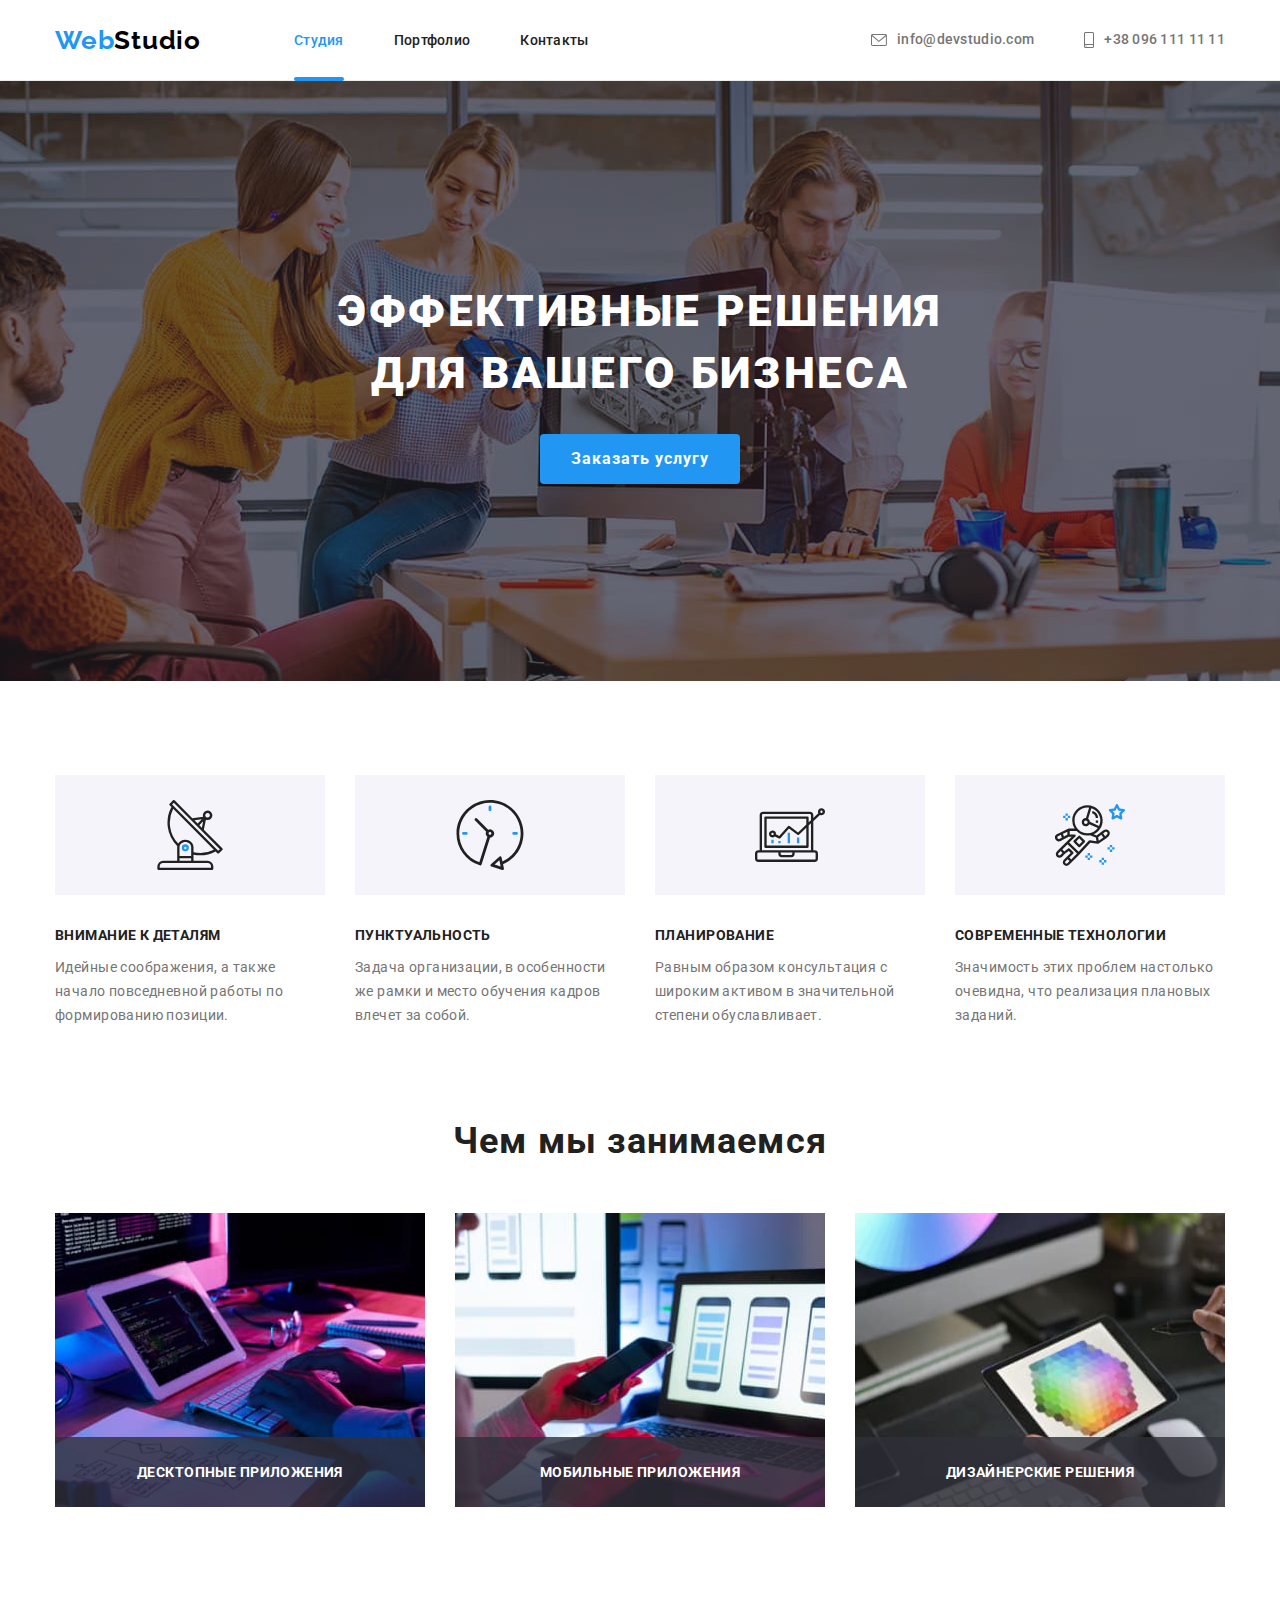
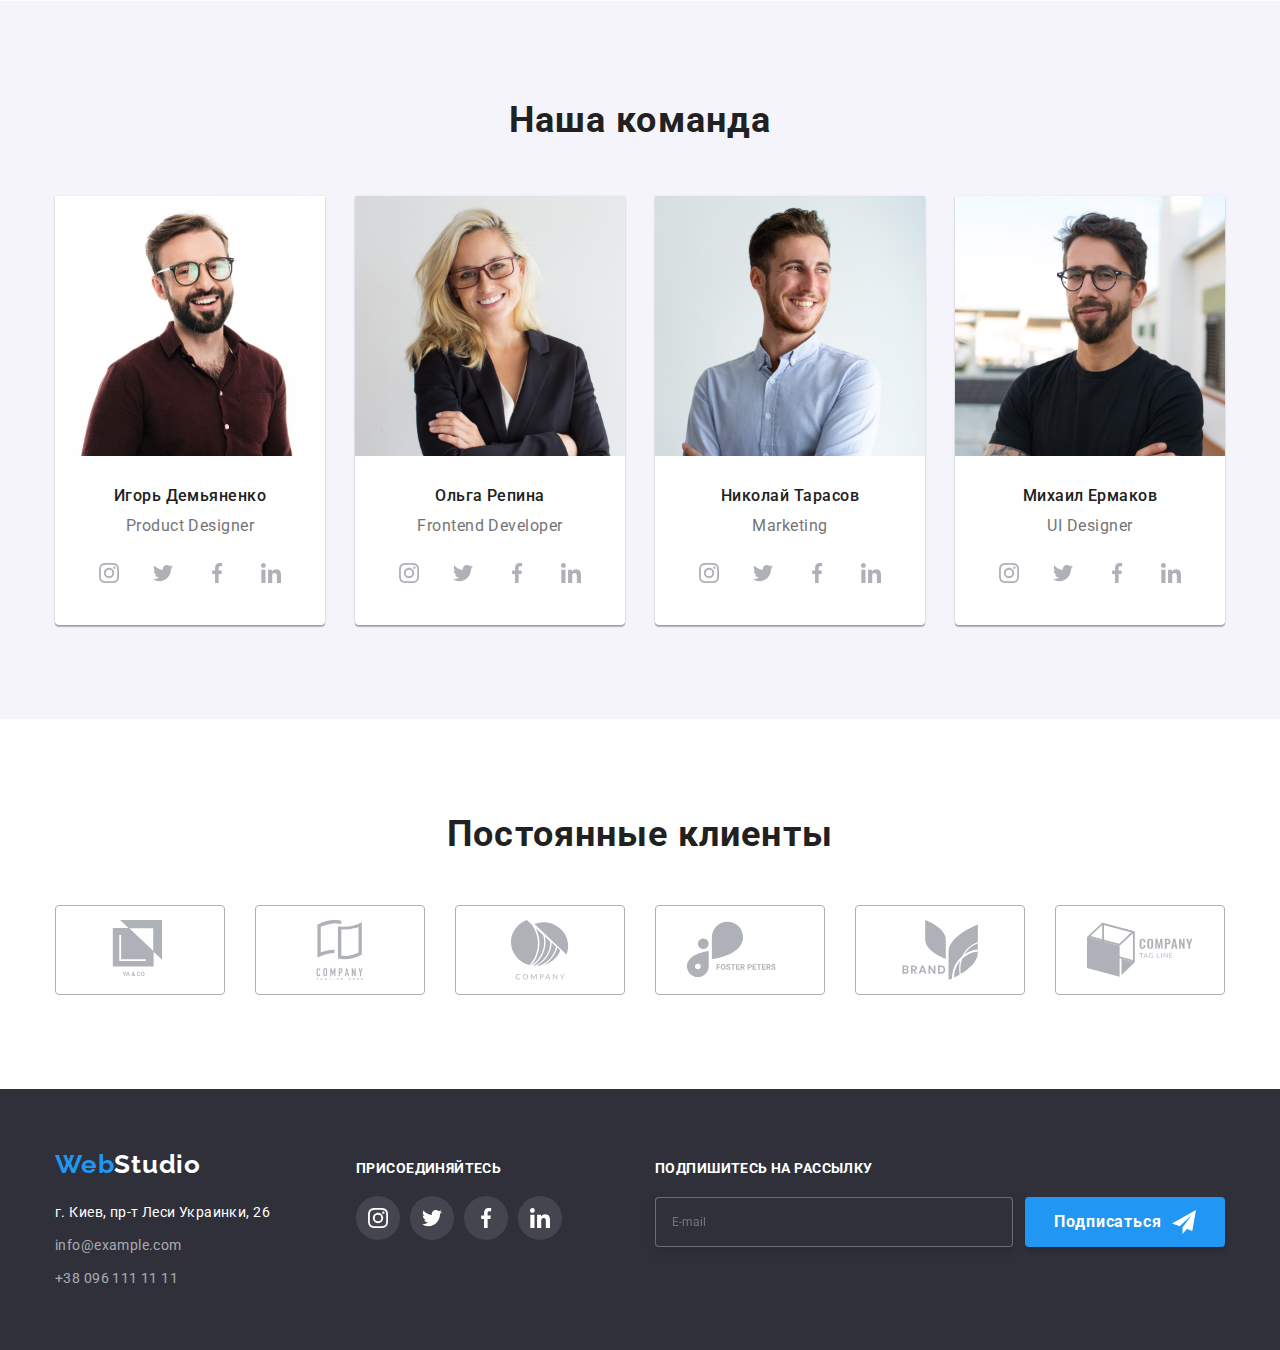
<file: index.html>
<!DOCTYPE html>
<html lang="en">
<head>
    <meta charset="UTF-8">
    <meta http-equiv="X-UA-Compatible" content="IE=edge">
    <meta name="viewport" content="width=device-width, initial-scale=1.0">
    <link rel="preconnect" href="https://fonts.googleapis.com">
<link rel="preconnect" href="https://fonts.gstatic.com" crossorigin>
<link href="https://fonts.googleapis.com/css2?family=Raleway:wght@700&family=Roboto:wght@400;500;700;900&display=swap" rel="stylesheet">
<link rel="stylesheet" href="https://cdnjs.cloudflare.com/ajax/libs/modern-normalize/1.1.0/modern-normalize.min.css">
<link rel="stylesheet" href="./css/style.css">    
    <title>Студия</title>
</head>
    <body>
    <header class="header">
        <div class="container">
        <nav class="sait-item">
            <a href="" class="logo-up link">Web<span class="logo-dark">Studio</span></a>
        <ul class="sait-nav list">
            <li class="item"><a href="./index.html" class="link current">Студия</a></li>
            <li class="item"><a href="./portfolio.html" class="link">Портфолио</a></li>
            <li class="item"><a href="" class="link">Контакты</a></li>
        </ul>
        </nav>
            <ul class="address-up-nav sait-item">    
                <li class="item-address email">
                    <a href="mailto:info@devstudio.com" class="address-up-address link">                
                        <svg class="address-icon" width="16" height="12">
                        <use href="./images/sprite/sprite.svg#icon-envelope"></use>
                        </svg>
                        info@devstudio.com
                    </a>
                </li>
                <li class="item-address tel">
                    <a href="tel:+380961111111" class="address-up-address link">
                        <svg class="address-icon" width="10" height="16">
                        <use href="./images/sprite/sprite.svg#icon-smartphone"></use>
                        </svg>
                        +38 096 111 11 11
                    </a>
                </li>
            </ul>
            </div>
    </header>
    <main>
        <section class="hero">
            <div class="container">
            <h1 class="hero-title">
                ЭФФЕКТИВНЫЕ РЕШЕНИЯ
                <br>
                ДЛЯ ВАШЕГО БИЗНЕСА
            </h1>
        <button class="button-primary-first btn-size" type="button" data-modal-open>Заказать услугу</button>
        </div>
        </section>
        <section class="section">
            <div class="container">
        <h2 class="special-header">Особенности</h2>
            <ul class="special-all">
            <li class="special-item list">
                <div class="special-list-icon">
                    <svg class="special-icon" width="70" height="70">
                    <use href="./images/sprite/sprite.svg#icon-antenna-1"></use>
                    </svg>
                </div>
                <h3 class="special-title">Внимание к деталям</h3>
                <p class="special-text">Идейные соображения, а также начало повседневной работы по формированию позиции.</p>
            </li>
            <li class="special-item list">
                <div class="special-list-icon">
                    <svg class="special-icon" width="70" height="70">
                    <use href="./images/sprite/sprite.svg#icon-clock-1"></use>
                    </svg>
                </div>
                <h3 class="special-title">Пунктуальность</h3>
                <p class="special-text">Задача организации, в особенности же рамки и место обучения кадров влечет за собой.</p>
            </li>
            <li class="special-item list">
                <div class="special-list-icon">
                    <svg class="special-icon" width="70" height="70">
                    <use href="./images/sprite/sprite.svg#icon-diagram-1"></use>
                    </svg>
                </div>
                <h3 class="special-title">Планирование</h3>
                <p class="special-text">Равным образом консультация с широким активом в значительной степени обуславливает.</p>
            </li>        
            <li class="special-item list">
                <div class="special-list-icon">
                    <svg class="special-icon" width="70" height="70">
                    <use href="./images/sprite/sprite.svg#icon-astronaut-1"></use>
                    </svg>
                </div>
                <h3 class="special-title">Современные технологии</h3>
                <p class="special-text">Значимость этих проблем настолько очевидна, что реализация плановых заданий.</p>
            </li>  
            </ul>
            </div>
        </section>
        <section class="section study">
            <div class="container">
        <h2 class="study-header">Чем мы занимаемся</h2>
        <ul class="study-section list">
            <li class="foto-study">
                <img src="./images/main/img.jpg" alt="печатет на клавиатуре" width="370" height="294">
                <a class="image-item-title">Десктопные приложения</a>
            </li>

            <li class="foto-study">
                <img src="./images/main/img1.jpg" alt="смотрит в монитор, держа телефон" width="370" height="294">
                <a class="image-item-title">Мобильные приложения</a>
            </li>

            <li class="foto-study">
                <img src="./images/main/img2.jpg" alt="показывает фигуру на планшете" width="370" height="294">
                <a class="image-item-title">Дизайнерские решения</a>
            </li>
        </ul>
            </div>
        </section>
        <section class="section team">
            <div class="container">
        <h2 class="team-header">Наша команда</h2>
            <ul class="team-section list">
            <li class="team-chapter">
                <img src="./images/main/img00.jpg" alt="Игорь Демьяненко" width="270" height="260">
                <div class="team-cards"><h3 class="team-title">Игорь Демьяненко</h3>
                <p class="team-text">Product Designer</p>
                <ul class="team-soc">
                    <li class="team-soc-item"> 
                        <a href="" class="team-soc-link">                
                            <svg class="team-icon" width="20" height="20">
                            <use href=" ./images/sprite/sprite.svg#icon-instagram-2"></use>
                            </svg>
                        </a>
                    </li>

                    <li class="team-soc-item"> 
                        <a href="" class="team-soc-link">                
                            <svg class="team-icon" width="20" height="20">
                            <use href=" ./images/sprite/sprite.svg#icon-twitter-1"></use>
                            </svg>
                        </a>
                    </li>

                    <li class="team-soc-item"> 
                        <a href="" class="team-soc-link">                
                            <svg class="team-icon" width="20" height="20">
                            <use href=" ./images/sprite/sprite.svg#icon-facebook-1"></use>
                            </svg>
                        </a>
                    </li>

                    <li class="team-soc-item"> 
                        <a href="" class="team-soc-link">                
                            <svg class="team-icon" width="20" height="20">
                            <use href=" ./images/sprite/sprite.svg#icon-linkedin-1"></use>
                            </svg>
                        </a>
                    </li>
                </ul>
            </div>
            </li>
            <li class="team-chapter">
                <img src="./images/main/img11.jpg" alt="Ольга Репина" width="270" height="260">
                <div class="team-cards"><h3 class="team-title">Ольга Репина</h3>
                <p class="team-text">Frontend Developer</p>
                <ul class="team-soc">
                    <li class="team-soc-item"> 
                        <a href="" class="team-soc-link">                
                            <svg class="team-icon" width="20" height="20">
                            <use href=" ./images/sprite/sprite.svg#icon-instagram-2"></use>
                            </svg>
                        </a>
                    </li>

                    <li class="team-soc-item"> 
                        <a href="" class="team-soc-link">                
                            <svg class="team-icon" width="20" height="20">
                            <use href=" ./images/sprite/sprite.svg#icon-twitter-1"></use>
                            </svg>
                        </a>
                    </li>

                    <li class="team-soc-item"> 
                        <a href="" class="team-soc-link">                
                            <svg class="team-icon" width="20" height="20">
                            <use href=" ./images/sprite/sprite.svg#icon-facebook-1"></use>
                            </svg>
                        </a>
                    </li>

                    <li class="team-soc-item"> 
                        <a href="" class="team-soc-link">                
                            <svg class="team-icon" width="20" height="20">
                            <use href=" ./images/sprite/sprite.svg#icon-linkedin-1"></use>
                            </svg>
                        </a>
                    </li>
                </ul>
            </div>
            </li>
            <li class="team-chapter">
                <img src="./images/main/img22.jpg" alt="Николай Тарасов" width="270" height="260">
                <div class="team-cards"><h3 class="team-title">Николай Тарасов</h3>
                <p class="team-text">Marketing</p>
                <ul class="team-soc">
                    <li class="team-soc-item"> 
                        <a href="" class="team-soc-link">                
                            <svg class="team-icon" width="20" height="20">
                            <use href=" ./images/sprite/sprite.svg#icon-instagram-2"></use>
                            </svg>
                        </a>
                    </li>

                    <li class="team-soc-item"> 
                        <a href="" class="team-soc-link">                
                            <svg class="team-icon" width="20" height="20">
                            <use href=" ./images/sprite/sprite.svg#icon-twitter-1"></use>
                            </svg>
                        </a>
                    </li>

                    <li class="team-soc-item"> 
                        <a href="" class="team-soc-link">                
                            <svg class="team-icon" width="20" height="20">
                            <use href=" ./images/sprite/sprite.svg#icon-facebook-1"></use>
                            </svg>
                        </a>
                    </li>

                    <li class="team-soc-item"> 
                        <a href="" class="team-soc-link">                
                            <svg class="team-icon" width="20" height="20">
                            <use href=" ./images/sprite/sprite.svg#icon-linkedin-1"></use>
                            </svg>
                        </a>
                    </li>
                </ul>
            </div>
            </li>
            <li class="team-chapter">
                <img src="./images/main/img33.jpg" alt="Михаил Ермаков" width="270" height="260">
                <div class="team-cards"><h3 class="team-title">Михаил Ермаков</h3>
                <p class="team-text">UI Designer</p>
                <ul class="team-soc">
                    <li class="team-soc-item"> 
                        <a href="" class="team-soc-link">                
                            <svg class="team-icon" width="20" height="20">
                            <use href=" ./images/sprite/sprite.svg#icon-instagram-2"></use>
                            </svg>
                        </a>
                    </li>

                    <li class="team-soc-item"> 
                        <a href="" class="team-soc-link">                
                            <svg class="team-icon" width="20" height="20">
                            <use href=" ./images/sprite/sprite.svg#icon-twitter-1"></use>
                            </svg>
                        </a>
                    </li>

                    <li class="team-soc-item"> 
                        <a href="" class="team-soc-link">                
                            <svg class="team-icon" width="20" height="20">
                            <use href=" ./images/sprite/sprite.svg#icon-facebook-1"></use>
                            </svg>
                        </a>
                    </li>

                    <li class="team-soc-item"> 
                        <a href="" class="team-soc-link">                
                            <svg class="team-icon" width="20" height="20">
                            <use href=" ./images/sprite/sprite.svg#icon-linkedin-1"></use>
                            </svg>
                        </a>
                    </li>
                </ul>
            </div>
            </li>
            </ul>
        </div>
        </section>
        <section class="section client">
        <div class="container">
            <h2 class="client-header">Постоянные клиенты</h2>
            <ul class="clients-list">
            <li class="client">
            <a class="client-link" href="">
                <svg class="client-icon" width="106" height="60">
                <use href=" ./images/sprite/sprite.svg#icon-logo-1"></use>
                </svg>
            </a>
            </li>

            <li class="client">
            <a class="client-link" href="">
                <svg class="client-icon" width="106" height="60">
                <use href=" ./images/sprite/sprite.svg#icon-logo-2"></use>
                </svg>
            </a>
            </li>

            <li class="client">
            <a class="client-link" href="">
                <svg class="client-icon" width="106" height="60">
                <use href=" ./images/sprite/sprite.svg#icon-logo-3"></use>
                </svg>
            </a>
            </li>

            <li class="client">
            <a class="client-link" href="">
                <svg class="client-icon" width="106" height="60">
                <use href=" ./images/sprite/sprite.svg#icon-logo-4"></use>
                </svg>
            </a>
            </li>

            <li class="client">
            <a class="client-link" href="">
                <svg class="client-icon" width="106" height="60">
                <use href=" ./images/sprite/sprite.svg#icon-logo-5"></use>
                </svg>
            </a>
            </li>

            <li class="client">
            <a class="client-link" href="">
                <svg class="client-icon" width="106" height="60">
                <use href=" ./images/sprite/sprite.svg#icon-logo-6"></use>
                </svg>
            </a>
            </li>
        </ul>
        </div>
        </section>
    </main>
    <footer class="footer">
        <div class="container">
            <div class="address-box">
        <a href="" class="logo-down link">Web<span class="logo-light">Studio</span></a>
            <address>
                <ul class="address-nav-address link list">
                    <li class="address-nav link list">
                        <a href="https://goo.gl/maps/EFmGtHn1fBkmAyLN6" class="link">г. Киев, пр-т Леси Украинки, 26</a>
                    </li>

                    <li class="address-nav-secondary link list">
                        <a href="mailto:info@example.com" class="link">info@example.com</a>
                    </li>

                    <li class="address-nav-secondary link list">
                        <a href="tel:+380961111111" class="link">+38 096 111 11 11</a>
                    </li>             
                </ul>
            </address>
            </div>

            <div class="footer-section-join">
                <h2 class="join-title">присоединяйтесь</h2>
            <ul class="join-list">
                <li class="join-item"> 
                    <a href="" class="join-link">                
                        <svg class="join-icon" width="20" height="20">
                        <use href=" ./images/sprite/sprite.svg#icon-instagram-2"></use>
                        </svg>
                    </a>
                </li>

                <li class="join-item"> 
                    <a href="" class="join-link">                
                        <svg class="join-icon" width="20" height="20">
                        <use href=" ./images/sprite/sprite.svg#icon-twitter-1"></use>
                        </svg>
                    </a>
                </li>

                <li class="join-item"> 
                    <a href="" class="join-link">                
                        <svg class="join-icon" width="20" height="20">
                        <use href=" ./images/sprite/sprite.svg#icon-facebook-1"></use>
                        </svg>
                    </a>
                </li>

                <li class="join-item"> 
                    <a href="" class="join-link">                
                        <svg class="join-icon" width="20" height="20">
                        <use href=" ./images/sprite/sprite.svg#icon-linkedin-1"></use>
                        </svg>
                    </a>
                </li>
            </ul>
            </div>

            <div class="subscription">
                <h2 class="subscription-title">Подпишитесь на рассылку</h2>
                <form class="subscription-leble">
                    <input 
                    type="email" 
                    class="subscription-input" 
                    name="user-mail" 
                    required 
                    placeholder="E-mail"
                    />
                    <button type="submit" class="subscription-btn">Подписаться
                        <svg class="subscription-icon" width="24" height="24">
                            <use href="./images/sprite/sprite.svg#icon-icon-send"></use>
                        </svg>
                    </button>
                </form>
            </div>
        </div>
    </footer>
    <div class="backdrop is-hidden" data-modal>
        <div class="modal">
        <button class="close-btn" data-modal-close>
            <svg class="close-icon" width="11" height="11">
            <use href="./images/sprite/sprite.svg#icon-close"></use>
            </svg>
        </button>

        <h2 class="modal-title">Оставьте свои данные, мы вам перезвоним</h2>

        <form class="form">
            <div class="form-field">
            <label class="form-label">
                <span class="label">Имя</span>
                <input
                type="text"
                class="form-input"
                name="username"
                id="username"
                />
                <svg class="form-icon" width="12" height="18">
                <use href="./images/sprite/sprite.svg#icon-name"></use>
                </svg>
            </label>
            </div>

            <div class="form-field">
            <label class="form-label">
                <span class="label">Телефон</span>
                <input
                class="form-input"
                type="tel"
                name="userphone"
                id="userphone"
                />
                <svg class="form-icon" width="13" height="18">
                <use href="./images/sprite/sprite.svg#icon-phone"></use>
                </svg>
            </label>
            </div>

            <div class="form-field">
            <label class="form-label">
                <span class="label">Почта</span>
                <input
                class="form-input"
                type="email"
                name="usermail"
                id="usermail"
                />
                <svg class="form-icon" width="15" height="18">
                <use href="./images/sprite/sprite.svg#icon-mail"></use>
                </svg>
            </label>
            </div>

            <div class="form-coment">
            <label class="form-label">
                <span class="label">Комментарий</span>
                <textarea
                class="form-comment"
                name="comment"
                placeholder="Введите текст"
                ></textarea>
            </label>
            </div>

            <div class="form-agreement">
            <label class="policy">
                <input type="checkbox" class="checkbox" name="agreement" />
                <span class="agreement"
                >Соглашаюсь с рассылкой и принимаю
                <a href="">Условия договора</a></span
                >
            </label>
            </div>

            <button class="submit-button" type="submit">Отправить</button>
        </form>
        </div>
    </div>

    <script src="./js/modal.js"></script>  
    </body>
</html>
</file>
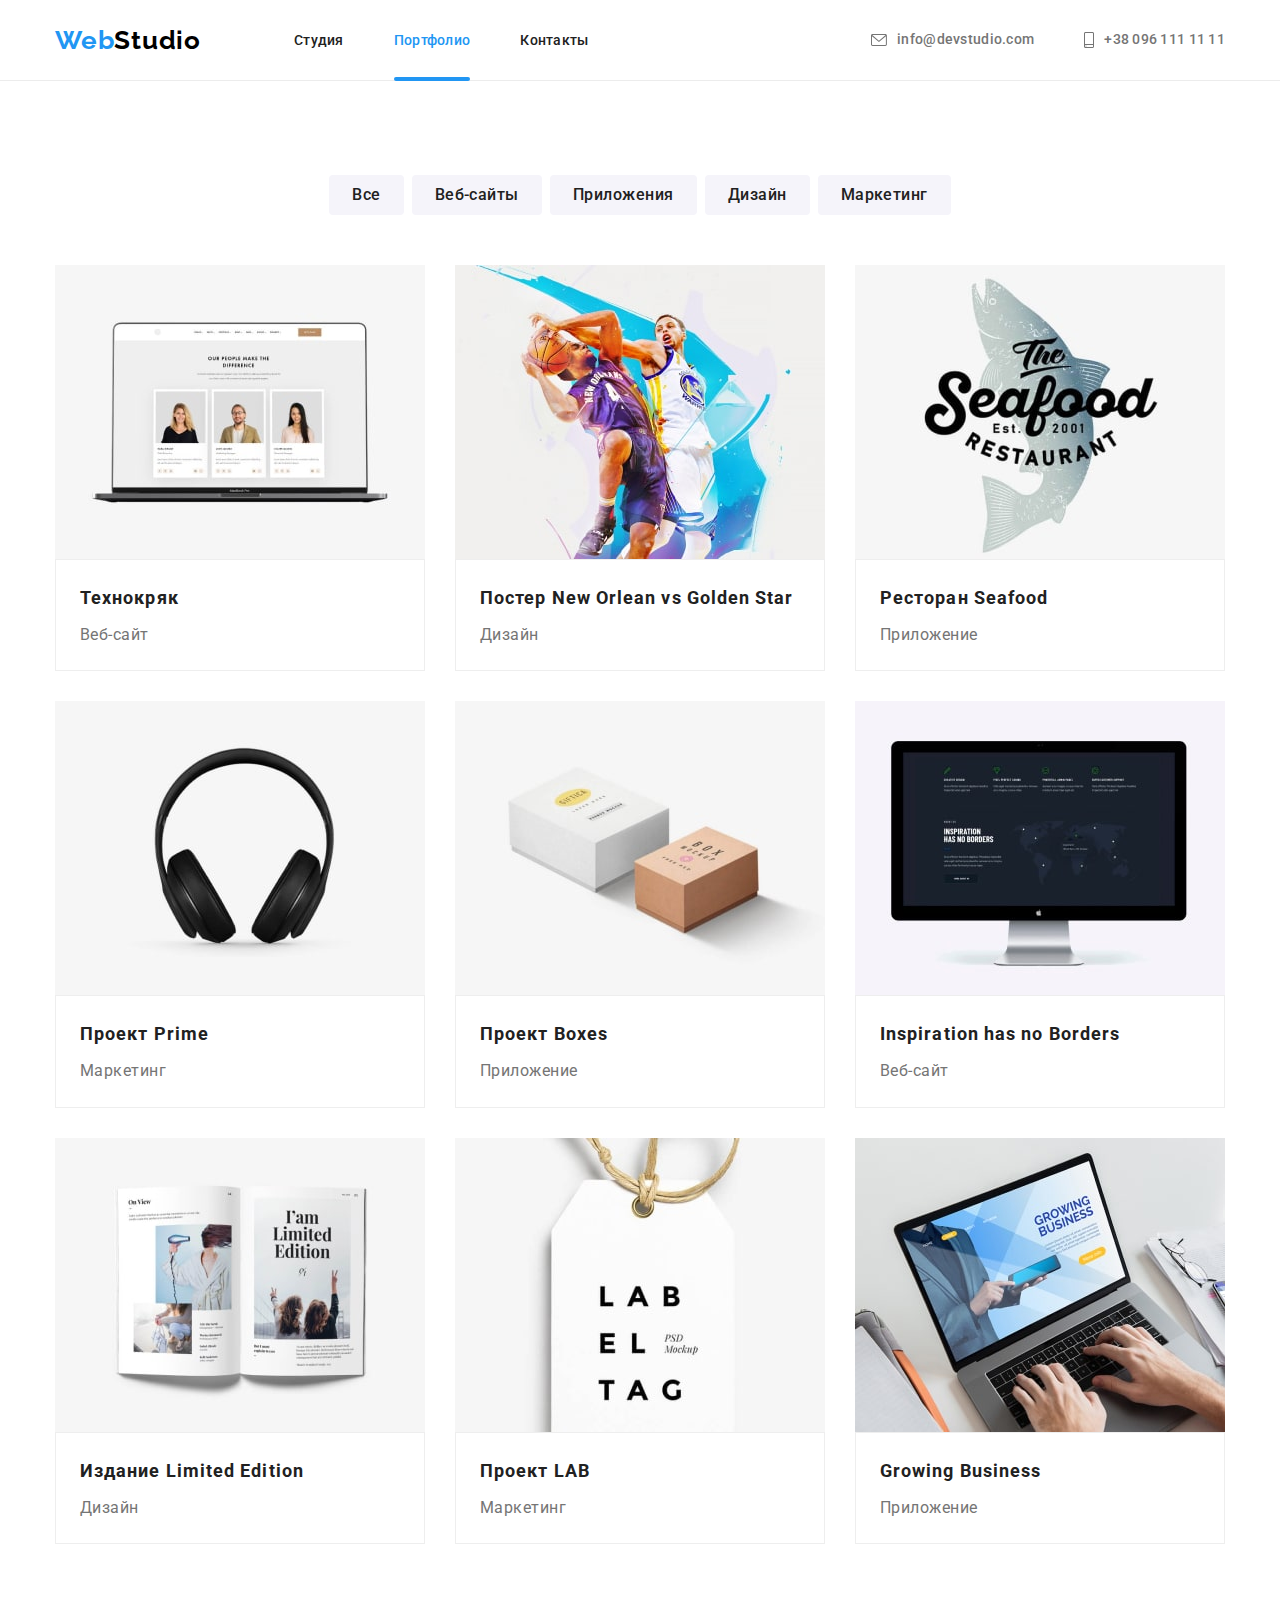
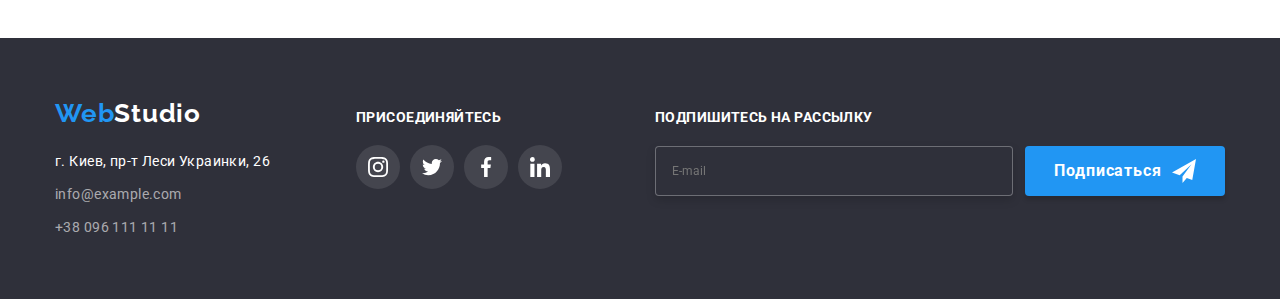
<file: portfolio.html>
<!DOCTYPE html>
<html lang="en">
<head>
    <meta charset="UTF-8">
    <meta http-equiv="X-UA-Compatible" content="IE=edge">
    <meta name="viewport" content="width=device-width, initial-scale=1.0">
    <link rel="preconnect" href="https://fonts.googleapis.com">
<link rel="preconnect" href="https://fonts.gstatic.com" crossorigin>
<link href="https://fonts.googleapis.com/css2?family=Raleway:wght@700&family=Roboto:wght@400;500;700;900&display=swap" rel="stylesheet">
<link rel="stylesheet" href="https://cdnjs.cloudflare.com/ajax/libs/modern-normalize/1.1.0/modern-normalize.min.css">
<link rel="stylesheet" href="./css/style.css">
    <title>Студия</title>
</head>
    <body>
    <header class="header">
        <div class="container">
        <nav class="sait-item">
            <a href="" class="logo-up link">Web<span class="logo-dark">Studio</span></a>
        <ul class="sait-nav list">
            <li class="item"><a href="./index.html" class="link">Студия</a></li>
            <li class="item"><a href="./portfolio.html" class="link current">Портфолио</a></li>
            <li class="item"><a href="" class="link">Контакты</a></li>
        </ul>
        </nav>
        <ul class="address-up-nav sait-item">    
            <li class="item-address email">
                <a href="mailto:info@devstudio.com" class="address-up-address link">                
                    <svg class="address-icon" width="16" height="12">
                    <use href="./images/sprite/sprite.svg#icon-envelope"></use>
                    </svg>
                    info@devstudio.com
                </a>
            </li>
            <li class="item-address tel">
                <a href="tel:+380961111111" class="address-up-address link">
                    <svg class="address-icon" width="10" height="16">
                    <use href="./images/sprite/sprite.svg#icon-smartphone"></use>
                    </svg>
                    +38 096 111 11 11
                </a>
            </li>
        </ul>
            </div>
    </header>
    <main> 
        <section class="section">
            <div class="container">
                <h1 class="special-header">Наше портфолио</h1>
            <ul class="button-link list">
                <li class="btn">
                    <button type="button" class="button-secondary btn-size-portfolio">Все</button>
                </li>
                <li class="btn">
                    <button type="button" class="button-secondary btn-size-portfolio">Веб-сайты</button>
                </li>
                <li class="btn">
                    <button type="button" class="button-secondary btn-size-portfolio">Приложения</button>
                </li>
                <li class="btn">
                    <button type="button" class="button-secondary btn-size-portfolio">Дизайн</button>
                </li>
                <li class="btn">
                    <button type="button" class="button-secondary btn-size-portfolio">Маркетинг</button>
                </li>
            </ul>
            <ul class="card-net list">

                <li class="card-flex">
                    <a class="card-link" href="#">
                    <div class="thumb">
                        <img src="./images/portfolio/img1-min.jpg" alt="открытый ноутбук" width="370" height="294">
                        <div class="thumb-overlay">
                        <p class="text-overlay">
                            Технокряк это современная площадка распространения коронавируса. Компании используют эту платформу
                            для цифрового шпионажа и атак на защищённые сервера конкурентов.
                        </p>
                        </div>
                    </div>
                    <div class="cards-cards">
                        <h2 class="card-title">Технокряк</h2>
                        <p class="card-text">Веб-сайт</p>
                    </div>
                    </a>
                </li>

                <li class="card-flex">
                    <a href="#" class="card-link">
                    <div class="thumb">
                        <img src="./images/portfolio/img2-min.jpg" alt="Постер New Orlean vs Golden Star">
                        <div class="thumb-overlay">
                        <p class="text-overlay">Ресурс предлагает комплексные предложения с разным уровнем функционала и сервисов. 
                            Все это позволит посетителю получить исчерпывающие сведения о компании или частном лице.</p>
                        </div>
                        </div>
                        <div class="cards-cards">
                        <h2 class="card-title">Постер New Orlean vs Golden Star</h2>
                        <p class="card-text">Дизайн</p>
                    </div>
                    </a>
                </li>

                <li class="card-flex">
                    <a href="#" class="card-link">
                    <div class="thumb">
                    <img src="./images/portfolio/img3-min.jpg" alt="Ресторан Seafood">
                        <div class="thumb-overlay">
                        <p class="text-overlay">Ресурс предлагает комплексные предложения с разным уровнем функционала и сервисов. 
                            Все это позволит посетителю получить исчерпывающие сведения о компании или частном лице.</p>
                        </div>
                        </div>
                        <div class="cards-cards">
                        <h2 class="card-title">Ресторан Seafood</h2>
                        <p class="card-text">Приложение</p></div>
                    </a>
                </li>

                <li class="card-flex">
                    <a href="" class="card-link">
                    <div class="thumb">
                    <img src="./images/portfolio/img4-min.jpg" alt="Проект Prime">
                        <div class="thumb-overlay">
                        <p class="text-overlay">Ресурс предлагает комплексные предложения с разным уровнем функционала и сервисов. 
                            Все это позволит посетителю получить исчерпывающие сведения о компании или частном лице.</p>
                        </div>
                        </div>
                        <div class="cards-cards">
                        <h2 class="card-title">Проект Prime</h2>
                        <p class="card-text">Маркетинг</p></div>
                    </a>
                </li>

                <li class="card-flex">
                    <a href="" class="card-link">
                    <div class="thumb">    
                    <img src="./images/portfolio/img5-min.jpg" alt="Проект Boxes">
                        <div class="thumb-overlay">
                        <p class="text-overlay">Ресурс предлагает комплексные предложения с разным уровнем функционала и сервисов. 
                            Все это позволит посетителю получить исчерпывающие сведения о компании или частном лице.</p>
                        </div>
                        </div>
                        <div class="cards-cards">
                        <h2 class="card-title">Проект Boxes</h2>
                        <p class="card-text">Приложение</p></div>
                    </a> 
                </li>

                <li class="card-flex">
                    <a href="" class="card-link">
                    <div class="thumb">
                    <img src="./images/portfolio/img6-min.jpg" alt="Inspiration has no Borders">
                        <div class="thumb-overlay">
                        <p class="text-overlay">Ресурс предлагает комплексные предложения с разным уровнем функционала и сервисов. 
                            Все это позволит посетителю получить исчерпывающие сведения о компании или частном лице.</p>
                        </div>
                        </div>
                        <div class="cards-cards">
                        <h2 class="card-title">Inspiration has no Borders</h2>
                        <p class="card-text">Веб-сайт</p></div>
                    </a>
                </li>
                
                <li class="card-flex">
                    <a href="" class="card-link">
                    <div class="thumb">
                    <img src="./images/portfolio/img7-min.jpg" alt="Издание Limited Edition">
                        <div class="thumb-overlay">
                        <p class="text-overlay">Ресурс предлагает комплексные предложения с разным уровнем функционала и сервисов. 
                            Все это позволит посетителю получить исчерпывающие сведения о компании или частном лице.</p>
                        </div>
                        </div>
                        <div class="cards-cards">
                        <h2 class="card-title">Издание Limited Edition</h2>
                        <p class="card-text">Дизайн</p></div>
                    </a>
                </li>

                <li class="card-flex">
                    <a href="" class="card-link">
                    <div class="thumb">
                    <img src="./images/portfolio/img8-min.jpg" alt="Проект LAB">
                        <div class="thumb-overlay">
                        <p class="text-overlay">Ресурс предлагает комплексные предложения с разным уровнем функционала и сервисов. 
                            Все это позволит посетителю получить исчерпывающие сведения о компании или частном лице.</p>
                        </div>
                        </div>
                        <div class="cards-cards">
                        <h2 class="card-title">Проект LAB</h2>
                        <p class="card-text">Маркетинг</p></div>
                    </a>
                </li>

                <li class="card-flex">
                    <a href="" class="card-link">
                    <div class="thumb">
                    <img src="./images/portfolio/img9-min.jpg" alt="Growing Business">
                        <div class="thumb-overlay">
                        <p class="text-overlay">Ресурс предлагает комплексные предложения с разным уровнем функционала и сервисов. 
                            Все это позволит посетителю получить исчерпывающие сведения о компании или частном лице.</p>
                        </div>
                        </div>
                        <div class="cards-cards">
                        <h2 class="card-title">Growing Business</h2>
                        <p class="card-text">Приложение</p></div>
                    </a>
                </li>
            </ul>
            </div>
        </section>
    </main>
    <footer class="footer">
        <div class="container">
            <div class="address-box">
        <a href="" class="logo-down link">Web<span class="logo-light">Studio</span></a>
            <address>
                <ul class="address-nav-address link list">
                    <li class="address-nav link list">
                        <a href="https://goo.gl/maps/EFmGtHn1fBkmAyLN6" class="link">г. Киев, пр-т Леси Украинки, 26</a>
                    </li>

                    <li class="address-nav-secondary link list">
                        <a href="mailto:info@example.com" class="link">info@example.com</a>
                    </li>

                    <li class="address-nav-secondary link list">
                        <a href="tel:+380961111111" class="link">+38 096 111 11 11</a>
                    </li>             
                </ul>
            </address>
            </div>

            <div class="footer-section-join">
                <h2 class="join-title">присоединяйтесь</h2>
            <ul class="join-list">
                <li class="join-item"> 
                    <a href="" class="join-link">                
                        <svg class="join-icon" width="20" height="20">
                        <use href=" ./images/sprite/sprite.svg#icon-instagram-2"></use>
                        </svg>
                    </a>
                </li>

                <li class="join-item"> 
                    <a href="" class="join-link">                
                        <svg class="join-icon" width="20" height="20">
                        <use href=" ./images/sprite/sprite.svg#icon-twitter-1"></use>
                        </svg>
                    </a>
                </li>

                <li class="join-item"> 
                    <a href="" class="join-link">                
                        <svg class="join-icon" width="20" height="20">
                        <use href=" ./images/sprite/sprite.svg#icon-facebook-1"></use>
                        </svg>
                    </a>
                </li>

                <li class="join-item"> 
                    <a href="" class="join-link">                
                        <svg class="join-icon" width="20" height="20">
                        <use href=" ./images/sprite/sprite.svg#icon-linkedin-1"></use>
                        </svg>
                    </a>
                </li>
            </ul>
            </div>

            <div class="subscription">
                <h2 class="subscription-title">Подпишитесь на рассылку</h2>
                <form class="subscription-leble">
                    <input 
                    type="email" 
                    class="subscription-input" 
                    name="user-mail" 
                    required 
                    placeholder="E-mail"
                    />
                    <button type="submit" class="subscription-btn">Подписаться
                        <svg class="subscription-icon" width="24" height="24">
                            <use href="./images/sprite/sprite.svg#icon-icon-send"></use>
                        </svg>
                    </button>
                </form>
            </div>
        </div>
    </footer>
    </body>
</html>
</file>
<file: css/style.css>
/*color*/
:root {
    --primary-text-color: #757575;
    --title-text-color: #212121;    
    --accent-color: #2196f3;
    --primary-light-color: #ffffff;
    --light-color: rgba(255, 255, 255, 0.6);
    --background-color: #2F303A;
    --light-btn: #F5F4FA;
    --icon-color:#AFB1B8;
    --icon-footer-color: #FFFFFF1A;

}

body {
    margin: 0;
    font-family: Roboto, sans-serif;
    color: var(--primary-text-color);
}

.container {
width: 1200px;
padding-right: 15px;
padding-left: 15px;
margin: 0 auto;
}

.section {
    padding-top: 94px;
    padding-bottom: 94px;
}
/*additions*/
.link {
    text-decoration: none;
}

ul {
    list-style: none;
    padding: 0;
    margin: 0;
}

img {
    display: block;
    max-width: 100%;
    height: auto;
}


/*logo*/
.logo-up,
.logo-down {
font-family: 'Raleway';
font-weight: 700;
font-size: 26px;
line-height: 1.19;
letter-spacing: 0.03em;

color: var(--accent-color);
}


.logo-dark {
color: #000
}

.logo-light {
color: var(--primary-light-color);
}

.logo-down.link {
    margin-bottom: 20px;
    display: inline-block;
}

.logo-up.link {
    margin-right: 93px;
    display: inline-block;
}

/* HEADER */
.header .container {
    display: flex;
    align-items: center;
}

.header {
    border-bottom: 1px solid #ECECEC;
}

.sait-nav {
display: flex;
padding: 0;
margin: 0;  
font-weight: 500;
font-size: 14px;
line-height: 1.14;
letter-spacing: 0.02em;
}

.sait-nav .link {
display: inline-block;
padding-top: 32px;
padding-bottom: 32px;
padding: 0;
margin: 0;

color: var(--title-text-color);
}

.sait-nav .item {
margin-right: 50px;
}

.sait-nav .item:last-child {
margin-right: 0;
}

.sait-item {
display: flex;
align-items: center;
}

.sait-nav .link {
letter-spacing: 0.02em;
font-weight: 500;
font-size: 14px;
line-height: 1.15;
text-decoration: none;
display: block;
padding-top: 32px;
padding-bottom: 32px;
transition: color 250ms cubic-bezier(0.4, 0, 0.2, 1);

color: var(--title-text-color);
}

.sait-nav .link:hover,
.sait-nav .link:focus,
.sait-nav .link.current {
    color: var(--accent-color);
}

.link.current {
    position: relative;
}

.link.current::after {
    display: inline-block;
    content: "";
    position: absolute;
    left: 0;
    bottom: -1px;
    width: 100%;
    height: 4px;
    border-radius: 2px;
    background-color: var(--accent-color);
    
}

.address-up-address:hover,
.address-up-address:focus {
    color: var(--accent-color);
}

.address-up-address {
    align-items: center;
    display: flex;
}

.sait-item {
display: flex;
align-items: center;
}

.address-up-nav {
margin-left: auto;
color: var(--primary-text-color);
font-weight: 500;
font-size: 14px;
line-height: 1.14;
letter-spacing: 0.02em;
padding-left: 0;
}

.address-up-address {
    color: var(--primary-text-color);
    transition: color 250ms cubic-bezier(0.4, 0, 0.2, 1);
}

.item-address {
margin-left: auto;
padding-top: 32px;
padding-bottom: 32px;
margin-right: 50px;
fill: var(--primary-text-color);
}

.item-address:last-child {
margin-right: 0;
}

.address-icon {
margin-right: 10px;
transition: fill 250ms cubic-bezier(0.4, 0, 0.2, 1);
}

.item-address .link:hover .address-icon,
.item-address .link:focus .address-icon  {
    fill: var(--accent-color);
}

/* HERO */
.hero {
    background-color: var(--background-color);
padding-top: 200px;
padding-bottom: 200px;
text-align: center;

height: 600px;
max-width: 1600px;
margin-left: auto;
margin-right: auto;
background-image: 
    linear-gradient(rgba(47, 48, 58, 0.4),
    rgba(47, 48, 58, 0.4)),
    url(../images/main/hero.jpg);
background-repeat: no-repeat;
background-position: center;
background-size: cover;
}

.hero-title {
font-weight: 900;
font-size: 44px;
line-height: 1.4;
letter-spacing: 0.06em;

    color: var(--primary-light-color);

margin-bottom: 30px;
margin-top: 0;
}

/* SPECIAL */
.special-header {
position: absolute;
white-space: nowrap;
width: 1px;
height: 1px;
overflow: hidden;
border: 0;
padding: 0;
clip: rect(0 0 0 0);
clip-path: inset(50%);
margin: -1px;
}

.special-content:last-child {
    margin-right: 0;
}

.special-list-icon {
    display: flex;
    width: 270px;
    height: 120px;
    align-items: center;
    justify-content: center;
    flex-direction: column;
    margin-bottom: 30px;
    background-color: var(--light-btn);
}

.special-item {
    margin-right: 30px;
}

.special-item:last-child {
    margin-right: 0;
}

.special-all {
padding: 0;
margin: 0;
display: flex;
}

.special-title {
font-weight: 700;
font-size: 14px;
line-height: 1.5;
letter-spacing: 0.03em;
text-transform: uppercase;
margin-top: 0;
margin-bottom: 10px;
max-width: 270px;

    color: var(--title-text-color);
}

.special-text {
font-size: 14px;
line-height: 1.7;
letter-spacing: 0.03em;
margin-top: 0;
max-width: 270px;
margin-bottom: 0;
}

/* STUDY */
.study {
    padding-top: 0;
}

.study-section {
display: flex;
padding-left: 0;
margin: 0;
}

.foto-study {
    margin-right: 30px;
    position: relative;
}

.foto-study:last-child {
    margin-right: 0;
}

.image-item-title {
    position: absolute;
    bottom: 0;
    width: 100%;
    height: 70px;
    display: flex;
    align-items: center;
    justify-content: center;
    text-decoration: none;
    background-color: rgba(47, 48, 58, 0.8);
    font-weight: 700;
    font-size: 14px;
    line-height: 16px;
    text-align: center;
    letter-spacing: 0.03em;
    text-transform: uppercase;
    color: var(--primary-light-color);
}

.study-header {
font-weight: 700;
font-size: 36px;
line-height: 1.16;
text-align: center;
letter-spacing: 0.03em;
    color: var(--title-text-color);

    margin-top: 0;
    margin-bottom: 50px;
}

/* TEAM */
.team {
    padding-bottom: 94px;
    padding-top: 94px;
}

.team {
background-color: #F5F4FA;
}

.team-section.list {
    display: inline-flex;
}

.team-cards {
    text-align: center;
    padding: 30px 20px 30px 20px;
}
    
.team-section:last-child {
    margin-right: 0;
}

.team-chapter {
    background-color: var(--primary-light-color);

box-shadow: 0px 1px 3px rgba(0, 0, 0, 0.12), 0px 1px 1px rgba(0, 0, 0, 0.14), 0px 2px 1px rgba(0, 0, 0, 0.2);
border-radius: 0px 0px 4px 4px;
margin-right: 30px;
width: 270px;
}

.team-header {
margin-top: 0;
font-weight: 700;
font-size: 36px;
line-height: 1.42;
text-align: center;
letter-spacing: 0.03em;
    color: var(--title-text-color);

margin-bottom: 50px;
}

.team-title {
font-weight: 500;
font-size: 16px;
line-height: 1.2;
letter-spacing: 0.03em;
margin-top: 0;
margin-bottom: 10px;
    color: var(--title-text-color);
}

.team-text {
font-size: 16px;
line-height: 1.2;
letter-spacing: 0.03em;

margin-top: 0;
margin-bottom: 16px;   
}

.team-soc-item + .team-soc-item {
    margin-left: 10px;
}

.team-soc-link {
    width: 44px;
    height: 44px;
    background-color: var(--primary-light-color);
    border-radius: 50%;
    display: flex;
    justify-content: center;
    align-items: center;
    fill: var(--icon-color);

    transition: fill 250ms cubic-bezier(0.4, 0, 0.2, 1),
    background-color 250ms cubic-bezier(0.4, 0, 0.2, 1); 
}

.team-soc {
    display: flex;
    justify-content: center;
    align-items: center;
}

.team-soc-link:hover,
.team-soc-link:focus {
    background-color: var(--accent-color);
    fill: var(--primary-light-color);
}

/* CLIENT */
.client-header {
font-weight: 700;
font-size: 36px;
line-height: 42px;
text-align: center;
letter-spacing: 0.03em;
margin-bottom: 50px;
margin-top: 0;

color: var(--title-text-color);
}

.client:not(:last-child) {
margin-right: 30px;
}

.client-icon {
fill: var(--icon-color);

transition: fill 250ms cubic-bezier(0.4, 0, 0.2, 1),
border 250ms cubic-bezier(0.4, 0, 0.2, 1);
}

.clients-list {
    display: flex;
}

.client-link {
display: flex;
justify-content: center;
align-items: center;
width: 170px;
height: 90px;
border: 1px solid var(--icon-color);
border-radius: 4px;
}

.client-link:hover {
border-color: var(--accent-color);
}

.client-link:hover .client-icon,
.client-link:focus .client-icon {
fill: var(--accent-color);
}

/* FOOTER */
/* FOOTER */
.footer .container {
display: flex;
align-items: baseline;
}


.footer {
padding-top: 60px;
padding-bottom: 60px;
}

.footer {
    background-color: var(--background-color);
}

.address-nav,
.address-nav-secondary {
margin: 0;
padding: 0;

font-weight: 500;
font-size: 14px;
line-height: 1.14;
letter-spacing: 0.02em;
}

.address-nav-address .link {
    color: var(--primary-light-color);

margin-bottom: 9px;
font-style: normal;
font-weight: 400;
font-size: 14px;
line-height: 24px;
letter-spacing: 0.03em;

transition: color 250ms cubic-bezier(0.4, 0, 0.2, 1);
}

.address-nav-secondary .link {
    color: var(--light-color);
}

.address-nav .link:focus,
.address-nav .link:hover {
    color: var(--accent-color);
}

.address-nav-secondary .link:focus,
.address-nav-secondary .link:hover {
    color: var(--accent-color);
}

.address-nav-address .link:last-child {
margin-bottom: 0;
}

.address-nav,
.address-nav-secondary {
font-size: normal;
}

.address-box {
    flex-grow: 1;
}

/* JOIN-FOOTER */
.join-title {
font-weight: 700;
font-size: 14px;
line-height: 16px;
letter-spacing: 0.03em;
text-transform: uppercase;
color: var(--primary-light-color);
margin-bottom: 20px;
margin-top: 0;
}

.join-link {
width: 44px;
height: 44px;
    background-color: var(--icon-footer-color);
border-radius: 50%;
display: flex;
justify-content: center;
align-items: center;

transition: fill 250ms, cubic-bezier(0.4, 0, 0.2, 1);
transition-property: var(--accent-color);
}

.join-link:hover,
.join-link:focus {
    background-color: var(--accent-color);
}

.join-icon {
    fill: var(--primary-light-color);
}

.join-item + .join-item {
margin-left: 10px;
}

.footer-section-join {
margin-left: auto;
align-items: center;
justify-content: center;
display: block;
margin-left: 70px;
}  

.join-list {
display: flex;
}

.subscription {
    margin-left: 93px;
}

.subscription-title {
margin: 0;
margin-bottom: 20px;
font-weight: 700;
font-size: 14px;
line-height: 1.14;
letter-spacing: 0.03em;
text-transform: uppercase;
color: var(--primary-light-color);
}

.subscription-leble {
font-size: 12px;
line-height: 14px;
letter-spacing: 0.01em; 
    color: var(--primary-text-color);
    display: flex   ;
}

.subscription-input {
width: 358px;
height: 50px;
padding-left: 16px;
margin-right: 12px;

border-radius: 4px;
border: 1px solid rgba(255, 255, 255, 0.3);
box-sizing: border-box;
filter: drop-shadow(0px 4px 4px rgba(0, 0, 0, 0.15));

background-color: var(--background-color);
}

.subscription-btn {
width: 200px;
height: 50px;
    background-color: var(--accent-color);
    box-shadow: 0px 4px 4px rgba(0, 0, 0, 0.15);;
border-radius: 4px;
border-color: transparent;
    color: var(--primary-light-color);
font-weight: 700;
font-size: 16px;
line-height: 1.87;
letter-spacing: 0.06em;
display: flex;
cursor: pointer;
justify-content: center;
align-items: center;
}

.subscription-leble + .subscription-btn {
    display: flex;
}

.subscription-icon {
margin-left: 10px;

fill: var(--primary-light-color);
align-items: center;
}

/* PORTFOLIO */
/*CARD*/
.card-link {
display: block;
text-decoration: none;
}

.card-link:hover,
.card-link:focus {
    box-shadow: 0px 1px 1px rgba(0, 0, 0, 0.12), 
    0px 4px 4px rgba(0, 0, 0, 0.06), 
    1px 4px 6px rgba(0, 0, 0, 0.16);
}

.card-title {
display: block;
margin-top: 0;
margin-bottom: 4px;
font-weight: 700;
font-size: 18px;
line-height: 2;
letter-spacing: 0.06em;

color: var(--title-text-color);

margin-top: 0;
margin-bottom: 4px;
}

.card-text {
font-size: 16px;
line-height: 1.9;
letter-spacing: 0.03em;
margin-top: 0;
margin-bottom: 0;

color: var(--primary-text-color);
}

.card-net.list {
padding-left: 0;
padding-right: 0;
margin-top: 50px;
margin-bottom: -30px;
display: flex;
list-style: none;
flex-wrap: wrap;
}

.card-flex {
display: inline-block;
margin-right: 30px;
margin-bottom: 30px;
}

.cards-cards {
padding-left: 24px;
padding-right: 24px;
padding-bottom: 20px;
padding-top: 20px;
border: 1px solid #EEEEEE
}

.card-flex:nth-child(-3 + n) {
margin-bottom: 0;
} 


.card-flex:nth-child(3n) {
margin-right: 0;
}

.thumb {
position: relative;
width: 370px;
height: 294px;
margin-left: auto;
margin-right: auto;
overflow: hidden;
}

.thumb-overlay {
position: absolute;
top: 0;
left: 0;
width: 100%;
height: 100%;
    background-color: rgba(33, 150, 243, 0.9);

transform: translateY(101%);
transition: transform 250ms cubic-bezier(0.4, 0, 0.2, 1);
}

.card-flex:hover .thumb-overlay {
transform: translateY(0);
}

.text-overlay {
font-weight: 400;
font-size: 18px;
line-height: 1.55;
letter-spacing: 0.03em;
color: var(--primary-light-color);
padding-bottom: 63px;
padding-top: 63px;
padding-right: 24px;
padding-left: 24px;
margin: 0;
}

.btn-size {
font-weight: 700;
font-size: 16px;
line-height: 1.9;
display: flex;
text-align: center;
}

.btn-size-portfolio {
font-weight: 500;
font-size: 16px;
line-height: 1.62;
text-align: center;
letter-spacing: 0.03em;
transition: color 250ms cubic-bezier(0.4, 0, 0.2, 1),
background-color 250ms cubic-bezier(0.4, 0, 0.2, 1),
box-shadow 250ms cubic-bezier(0.4, 0, 0.2, 1);
}

/*Buttonn*/
.button-link.list {
margin-top: 0;
margin-bottom: 0;
padding: 0;
}

.button {
    color: var(--title-text-color);
    background-color: var(--primary-light-color);

    cursor: pointer;
    text-transform: none;
}

.button-primary-first {
    display: block;
    margin: auto;
    min-width: 200px;
    height: 50px;
    font-weight: 700;
    line-height: 1.875;
    letter-spacing: 0.06em;
    border-radius: 4px;
    border: 1px solid transparent;

    box-shadow: 0px 4px 4px rgba(0, 0, 0, 0.15);
    color: var(--primary-light-color);
    background-color: var(--accent-color);

    cursor: pointer;
}

.button-primary {
    border-radius: 4px;
    padding: 6px 22px;
    margin-top: 0;
    margin-bottom: 50px;
    min-width: auto;
    cursor: pointer;
    border: 1px solid transparent;


    color: var(--primary-light-color);
    background-color: var(--accent-color);

}

.button-secondary {
    border-radius: 4px;
    padding: 6px 22px;
    margin-top: 0;
    min-width: auto;
    cursor: pointer;

    border: 1px solid transparent;

    color: var(--title-text-color);
    background-color: var(--light-btn);
}

.button-secondary:hover,
.button-secondary:focus {
    color: var(--primary-light-color);
    background-color: var(--accent-color);
}

.button-link.list {
    display: flex;
    justify-content: center;
    
}

.btn-size-portfolio:hover,
.btn-size-portfolio:focus {
    box-shadow: 0px 3px 1px rgba(0, 0, 0, 0.1), 
    0px 1px 2px rgba(0, 0, 0, 0.08), 
    0px 2px 2px rgba(0, 0, 0, 0.12);
}

.button-link.list .btn {
    display: inline-block;
    margin-right: 8px;
}

.button-link .list:last-child {
    margin-right: 0;
}

.button-link.list .btn:last-child {
    margin-right: 0;
}

/* MODAL */
.backdrop.is-hidden {
opacity: 0;
visibility: hidden;
pointer-events: none;
transition: 150ms linear 150ms;
}

.backdrop {
position: fixed;
top: 0;
left: 0;
width: 100%;
height: 100%;
    background-color: rgba(0, 0, 0, 0.2);
overflow: auto;
}

.is-hidden .modal {
transform: translate(-50%, -50%) scale(0.1);
}

.modal {
position: absolute;
top: 50%;
left: 50%;
transform: translate(-50%, -50%) scale(1);
transition: transform 500ms;

width: 100%;
max-width: 528px;
min-height: 581px;
    background-color: var(--primary-light-color);
    box-shadow: 0px 1px 3px rgba(0, 0, 0, 0.12), 0px 1px 1px rgba(0, 0, 0, 0.14),
    0px 2px 1px rgba(0, 0, 0, 0.2);
border-radius: 4px;
padding: 40px 40px;
}

.close-btn {
position: absolute;
top: 8px;
right: 8px;
cursor: pointer;

width: 30px;
height: 30px;
background: var(--primary-light-color);
border: 1px solid rgba(0, 0, 0, 0.1);
border-radius: 50%;
}

.close-icon {
    fill: #000000;
transition: fill 250ms cubic-bezier(0.4, 0, 0.2, 1);
}

.close-icon:hover {
fill: var(--accent-color);
}

.modal-title {
font-weight: 700;
font-size: 20px;
line-height: 1.15;
text-align: center;
letter-spacing: 0.03em;
color: var(--title-text-color);
margin-bottom: 12px;
margin-top: 0;
padding: 0;
}

.form-field {
position: relative;
display: block;
margin-bottom: 10px;
}

.form-icon {
position: absolute;
top: 40%;
left: 15px;
transform: translateY(40%);
    fill: var(--);
transition: fill 250ms cubic-bezier(0.4, 0, 0.2, 1);
}

.form-label {
font-size: 12px;
line-height: 1.17;
letter-spacing: 0.01em;
color: var(--primary-text-color);
}

.form-coment {
    position: relative;
    display: block;
    margin-bottom: 20px;
}

.form-agreement {
    margin-bottom: 30px;
}

.label {
display: inline-block;
margin-bottom: 4px;
}

.form-input {
width: 100%;
height: 40px;
padding-left: 42px;
padding-top: 0;
padding-right: 0;
padding-bottom: 0;
border: 1px solid rgba(33, 33, 33, 0.2);
border-radius: 4px;
}

.form-input:focus {
    border-color: var(--accent-color);
outline: none;
}

.form-input:focus + .form-icon {
    fill: var(--accent-color);
}

.form-comment {
    display: block;
width: 100%;
height: 120px;
padding: 12px 16px;
resize: none;
border: 1px solid rgba(33, 33, 33, 0.2);
border-radius: 4px;
}

.form-comment:focus {
border-color: var(--accent-color);
outline: none;
}

.form-comment::placeholder {
font-size: 12px;
line-height: 1.17px;
letter-spacing: 0.01em;
color: rgba(117, 117, 117, 0.5);
}

.policy {
display: inline-block;
}

.policy a {
color: var(--accent-color);
border-bottom: 1px solid currentColor;
display: inline-block;
line-height: 0.85;
}

.checkbox {
-webkit-appearance: none;
-moz-appearance: none;

appearance: none;
position: absolute;
}

.agreement {
width: 448px;
margin-top: 0;
display: inline-block;
font-size: 14px;
line-height: 1.71;
letter-spacing: 0.03em;
color: var(--primary-text-color);
padding-left: 14px;
}

.agreement::before {
content: "";
display: inline-block;
width: 16px;
height: 15px;
margin-right: 9px;
vertical-align: text-top;
border: 2px solid var(--title-text-color);
border-radius: 2px;
background-color: var(--primary-light-color);
transition: background-color 250ms cubic-bezier(0.4, 0, 0.2, 1),
    border-color 250ms cubic-bezier(0.4, 0, 0.2, 1);
}

.checkbox:checked ~ .agreement::before {
background-color: var(--accent-color);
background-image: url(../images/sprite/check.svg);
background-size: contain;
border-color: var(--accent-color);
background-origin: border-box;
}

.submit-button {
display: block;
min-width: 89px;
padding: 10px 55px 10px 56px;
margin-left: auto;
margin-right: auto;
cursor: pointer;
text-align: center;
background-color: var(--accent-color);
box-shadow: 0px 4px 4px rgba(0, 0, 0, 0.15);
border-radius: 4px;
font-weight: 700;
font-size: 16px;
line-height: 1.87;
letter-spacing: 0.06em;
color: var(--primary-light-color);
border: none;
}
</file>
